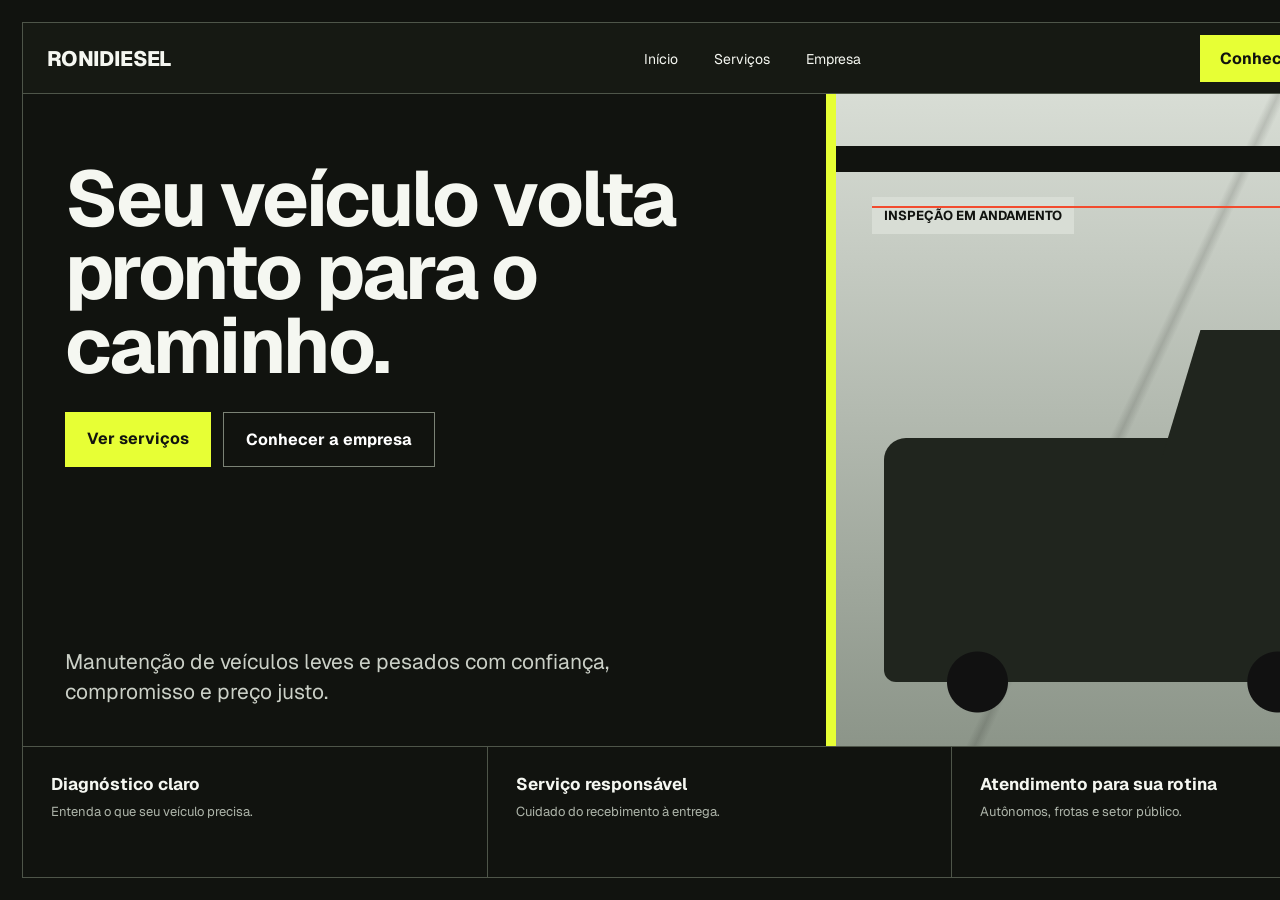
<file: .impeccable/mocks/decision/assigned-service-bay.html>
<!doctype html>
<html lang="pt-BR">
<head>
  <meta charset="utf-8">
  <meta name="viewport" content="width=1440, initial-scale=1">
  <link rel="preconnect" href="https://fonts.googleapis.com">
  <link href="https://fonts.googleapis.com/css2?family=Geist:wght@400;500;600;700;800&display=swap" rel="stylesheet">
  <style>
    *{box-sizing:border-box}body{margin:0;width:1440px;height:900px;overflow:hidden;background:#11130f;color:#f5f7f1;font-family:Geist,Arial,sans-serif}.shell{height:100%;padding:22px;display:grid;grid-template-rows:72px 1fr 132px;gap:0}.nav{display:grid;grid-template-columns:1.2fr 2fr 1fr;align-items:center;border:1px solid #4e5549;padding:12px 24px;background:#161913}.brand{font-size:21px;font-weight:800;letter-spacing:-.03em}.links{display:flex;justify-content:center;gap:36px;font-size:14px}.nav a{color:inherit;text-decoration:none}.nav .action{justify-self:end;background:#e7ff35;color:#11130f;padding:13px 20px;font-weight:700}.hero{display:grid;grid-template-columns:7fr 5fr;border-inline:1px solid #4e5549}.copy{position:relative;padding:68px 42px 40px;display:flex;flex-direction:column;justify-content:space-between;border-right:10px solid #e7ff35}.copy h1{max-width:760px;margin:0;font-size:78px;line-height:.94;letter-spacing:-.035em;font-weight:700}.copy p{max-width:560px;margin:0;font-size:21px;line-height:1.4;color:#cbd0c7}.actions{display:flex;gap:12px;margin-top:30px}.button{padding:16px 22px;text-decoration:none;font-weight:700}.primary{background:#e7ff35;color:#11130f}.secondary{border:1px solid #7b8275;color:#fff}.bay{position:relative;overflow:hidden;background:#d8ddd5;color:#11130f}.bay:before{content:"";position:absolute;inset:0;background:linear-gradient(115deg,transparent 49%,rgba(17,19,15,.14) 50%,transparent 51%),linear-gradient(#d8ddd5,#8c9589)}.rail{position:absolute;left:0;right:0;top:52px;height:26px;background:#11130f}.vehicle{position:absolute;left:48px;right:38px;bottom:64px;height:244px;background:#20251e;border-radius:22px 52px 12px 12px}.vehicle:before{content:"";position:absolute;right:0;top:-108px;width:44%;height:130px;background:#20251e;clip-path:polygon(0 100%,18% 0,78% 0,100% 100%)}.vehicle:after{content:"";position:absolute;left:55px;right:55px;bottom:-34px;height:68px;background:radial-gradient(circle at 10% 50%,#111 0 30px,transparent 31px),radial-gradient(circle at 88% 50%,#111 0 30px,transparent 31px)}.scan{position:absolute;inset:112px 36px auto;height:2px;background:#f24b2e}.caption{position:absolute;top:103px;left:36px;padding:10px 12px;background:#d8ddd5;font-size:13px;font-weight:700}.strip{display:grid;grid-template-columns:repeat(3,1fr);border:1px solid #4e5549}.strip div{padding:26px 28px;border-right:1px solid #4e5549}.strip div:last-child{border:0}.strip strong{display:block;font-size:17px}.strip span{display:block;margin-top:8px;color:#aeb5aa;font-size:13px}
  </style>
</head>
<body><div class="shell"><nav class="nav"><div class="brand">RONIDIESEL</div><div class="links"><a href="#">Início</a><a href="#">Serviços</a><a href="#">Empresa</a></div><a class="action" href="#">Conhecer serviços</a></nav><main class="hero"><section class="copy"><div><h1>Seu veículo volta pronto para o caminho.</h1><div class="actions"><a class="button primary" href="#">Ver serviços</a><a class="button secondary" href="#">Conhecer a empresa</a></div></div><p>Manutenção de veículos leves e pesados com confiança, compromisso e preço justo.</p></section><section class="bay"><div class="rail"></div><div class="caption">INSPEÇÃO EM ANDAMENTO</div><div class="scan"></div><div class="vehicle"></div></section></main><footer class="strip"><div><strong>Diagnóstico claro</strong><span>Entenda o que seu veículo precisa.</span></div><div><strong>Serviço responsável</strong><span>Cuidado do recebimento à entrega.</span></div><div><strong>Atendimento para sua rotina</strong><span>Autônomos, frotas e setor público.</span></div></footer></div></body>
</html>
</file>
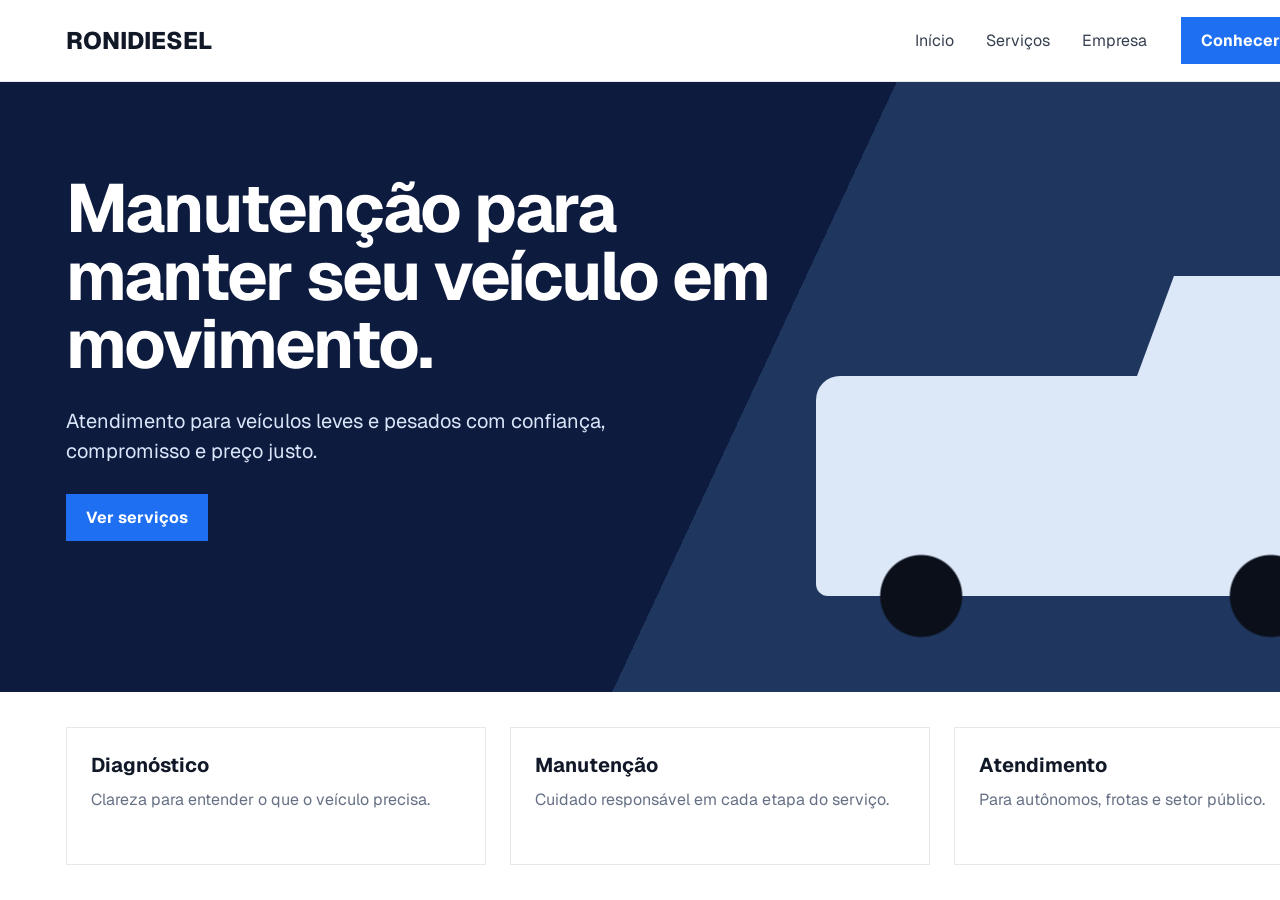
<file: .impeccable/mocks/decision/canon.html>
<!doctype html>
<html lang="pt-BR">
<head>
  <meta charset="utf-8">
  <meta name="viewport" content="width=1440, initial-scale=1">
  <link rel="preconnect" href="https://fonts.googleapis.com">
  <link href="https://fonts.googleapis.com/css2?family=Geist:wght@400;600;700;800&display=swap" rel="stylesheet">
  <style>
    *{box-sizing:border-box}body{margin:0;width:1440px;height:900px;overflow:hidden;background:#fff;color:#111827;font-family:Geist,Arial,sans-serif}.nav{height:82px;padding:12px 66px;display:flex;align-items:center;border-bottom:1px solid #e5e7eb}.brand{font-size:24px;font-weight:800}.links{margin-left:auto;display:flex;gap:32px}.links a{color:#374151;text-decoration:none}.cta{margin-left:34px;background:#1e6ff2;color:#fff;padding:13px 20px;text-decoration:none;font-weight:700}.hero{height:610px;position:relative;overflow:hidden;background:linear-gradient(115deg,#0d1b3e 0 52%,#1f365e 52%);color:#fff}.copy{position:absolute;left:66px;top:92px;z-index:2}.copy h1{max-width:760px;margin:0;font-size:68px;line-height:1;letter-spacing:-.03em}.copy p{max-width:590px;margin:28px 0;font-size:20px;line-height:1.5;color:#dbe6fa}.copy .cta{display:inline-block;margin:0}.truck{position:absolute;right:64px;bottom:96px;width:560px;height:220px;background:#dce7f8;border-radius:24px 70px 12px 12px}.truck:before{content:"";position:absolute;right:0;top:-100px;width:44%;height:120px;background:#dce7f8;clip-path:polygon(0 100%,18% 0,77% 0,100% 100%)}.truck:after{content:"";position:absolute;left:50px;right:50px;bottom:-45px;height:90px;background:radial-gradient(circle at 12% 50%,#0a0f19 0 40px,transparent 42px),radial-gradient(circle at 88% 50%,#0a0f19 0 40px,transparent 42px)}.features{height:208px;display:grid;grid-template-columns:repeat(3,1fr);padding:35px 66px;gap:24px}.feature{padding:24px;border:1px solid #e5e7eb}.feature h2{margin:0 0 10px;font-size:20px}.feature p{margin:0;color:#667085;line-height:1.5}
  </style>
</head>
<body><nav class="nav"><div class="brand">RONIDIESEL</div><div class="links"><a href="#">Início</a><a href="#">Serviços</a><a href="#">Empresa</a></div><a class="cta" href="#">Conhecer serviços</a></nav><main><section class="hero"><div class="copy"><h1>Manutenção para manter seu veículo em movimento.</h1><p>Atendimento para veículos leves e pesados com confiança, compromisso e preço justo.</p><a class="cta" href="#">Ver serviços</a></div><div class="truck"></div></section><section class="features"><article class="feature"><h2>Diagnóstico</h2><p>Clareza para entender o que o veículo precisa.</p></article><article class="feature"><h2>Manutenção</h2><p>Cuidado responsável em cada etapa do serviço.</p></article><article class="feature"><h2>Atendimento</h2><p>Para autônomos, frotas e setor público.</p></article></section></main></body>
</html>
</file>
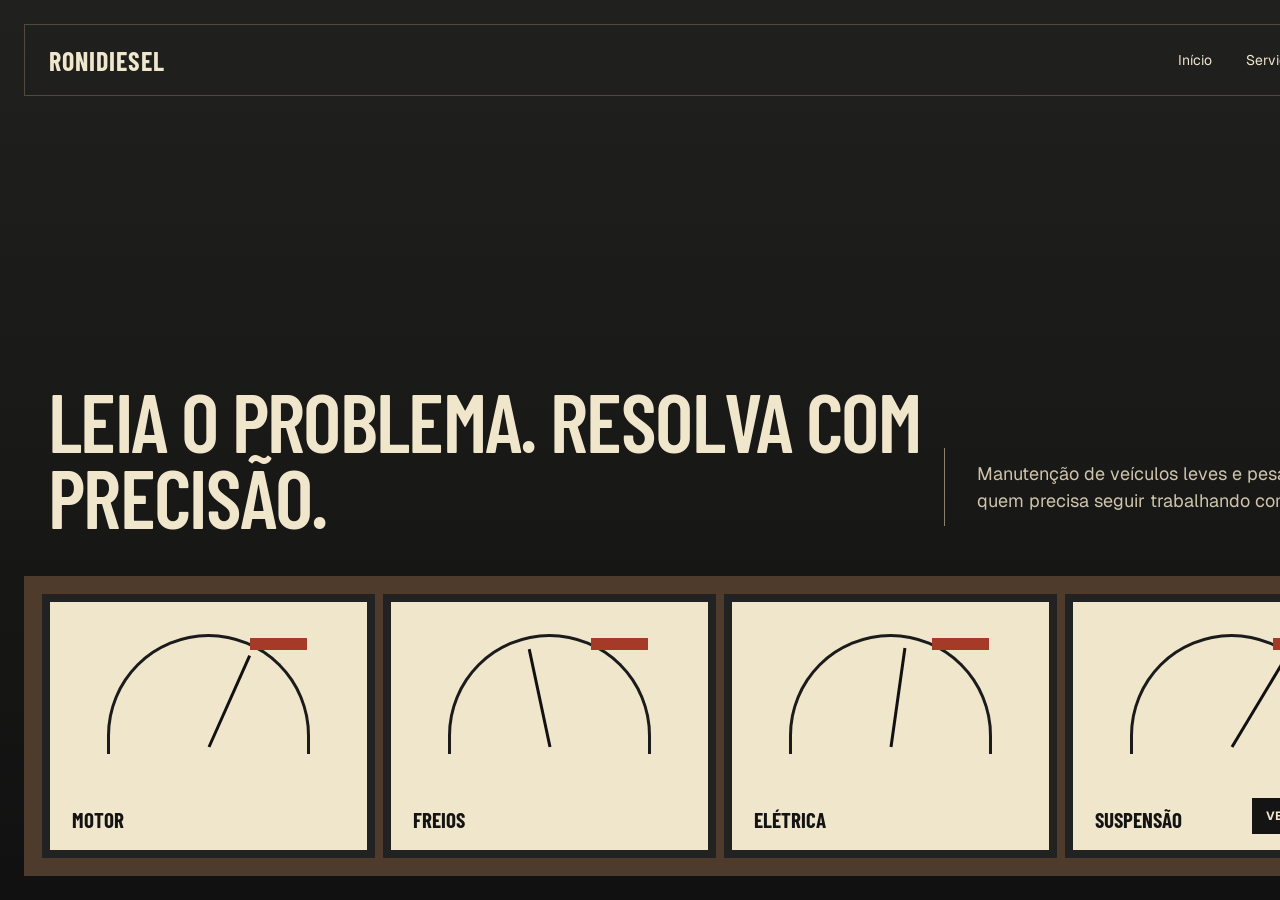
<file: .impeccable/mocks/decision/challenger-vu-diagnostics.html>
<!doctype html>
<html lang="pt-BR">
<head>
  <meta charset="utf-8">
  <meta name="viewport" content="width=1440, initial-scale=1">
  <link rel="preconnect" href="https://fonts.googleapis.com">
  <link href="https://fonts.googleapis.com/css2?family=Barlow+Condensed:wght@500;600;700&family=Geist:wght@400;600&display=swap" rel="stylesheet">
  <style>
    *{box-sizing:border-box}body{margin:0;width:1440px;height:900px;overflow:hidden;background:#141414;color:#f0e6cc;font-family:Geist,Arial,sans-serif}.desk{height:100%;padding:24px;display:grid;grid-template-rows:72px 1fr 300px;background:linear-gradient(#20201e,#111)}.nav{display:flex;align-items:center;border:1px solid #4f493e;padding:12px 24px}.brand{font:700 26px "Barlow Condensed",sans-serif;letter-spacing:.04em}.links{margin-left:auto;display:flex;gap:34px}.links a{color:inherit;text-decoration:none;font-size:14px}.hero{display:grid;grid-template-columns:8fr 4fr;align-items:end;padding:58px 24px 42px}.hero h1{max-width:880px;margin:0;font:600 82px/.92 "Barlow Condensed",sans-serif;text-transform:uppercase;letter-spacing:-.02em}.hero p{margin:0 0 8px;padding:12px 0 12px 32px;border-left:1px solid #8c816f;font-size:18px;line-height:1.5;color:#cfc4ab}.meter-bank{display:grid;grid-template-columns:repeat(4,1fr);gap:8px;background:#4f3b2b;padding:18px}.meter{position:relative;overflow:hidden;background:#f0e6cc;color:#141414;border:8px solid #222;padding:25px 22px 18px}.arc{position:absolute;left:18%;right:18%;top:32px;height:120px;border:3px solid #1b1b1b;border-bottom:0;border-radius:180px 180px 0 0}.red{position:absolute;right:19%;top:36px;width:18%;height:12px;background:#a53a28}.needle{position:absolute;left:50%;top:145px;width:3px;height:100px;background:#111;transform-origin:50% 100%;transform:translate(-50%,-100%) rotate(24deg)}.meter:nth-child(2) .needle{transform:translate(-50%,-100%) rotate(-12deg)}.meter:nth-child(3) .needle{transform:translate(-50%,-100%) rotate(8deg)}.meter:nth-child(4) .needle{transform:translate(-50%,-100%) rotate(31deg)}.meter h2{position:absolute;bottom:18px;left:22px;margin:0;font:700 21px "Barlow Condensed",sans-serif;text-transform:uppercase}.cta{position:absolute;right:22px;bottom:16px;background:#141414;color:#f0e6cc;text-decoration:none;padding:10px 14px;font-size:12px;font-weight:700}
  </style>
</head>
<body><main class="desk"><nav class="nav"><div class="brand">RONIDIESEL</div><div class="links"><a href="#">Início</a><a href="#">Serviços</a><a href="#">Empresa</a></div></nav><section class="hero"><h1>Leia o problema. Resolva com precisão.</h1><p>Manutenção de veículos leves e pesados para quem precisa seguir trabalhando com confiança.</p></section><section class="meter-bank"><article class="meter"><div class="arc"></div><div class="red"></div><div class="needle"></div><h2>Motor</h2></article><article class="meter"><div class="arc"></div><div class="red"></div><div class="needle"></div><h2>Freios</h2></article><article class="meter"><div class="arc"></div><div class="red"></div><div class="needle"></div><h2>Elétrica</h2></article><article class="meter"><div class="arc"></div><div class="red"></div><div class="needle"></div><h2>Suspensão</h2><a class="cta" href="#">VER SERVIÇOS</a></article></section></main></body>
</html>
</file>
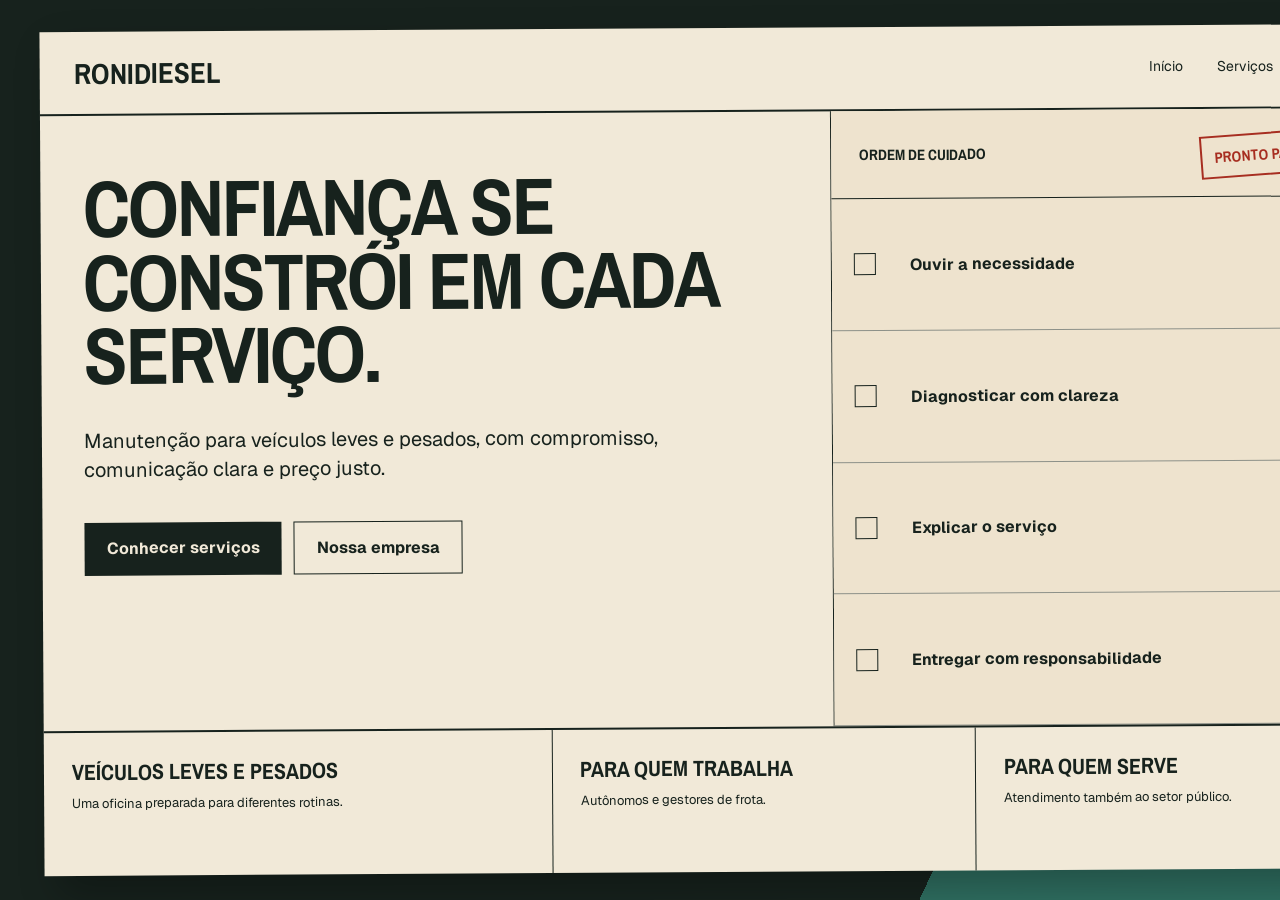
<file: .impeccable/mocks/decision/model-pick-work-order.html>
<!doctype html>
<html lang="pt-BR">
<head>
  <meta charset="utf-8">
  <meta name="viewport" content="width=1440, initial-scale=1">
  <link rel="preconnect" href="https://fonts.googleapis.com">
  <link href="https://fonts.googleapis.com/css2?family=Archivo+Narrow:wght@400;600;700&family=Geist:wght@400;600;700&display=swap" rel="stylesheet">
  <style>
    *{box-sizing:border-box}body{margin:0;width:1440px;height:900px;overflow:hidden;background:#17221d;color:#17221d;font-family:Geist,Arial,sans-serif}.desk{height:100%;padding:28px 42px;background:linear-gradient(115deg,#17221d 0 72%,#2f6f61 72%)}.sheet{height:100%;background:#f1e9d8;box-shadow:14px 18px 38px rgba(0,0,0,.28);display:grid;grid-template-rows:84px 1fr 145px;transform:rotate(-.35deg);transform-origin:center}.nav{display:grid;grid-template-columns:1fr auto auto auto;gap:34px;align-items:center;padding:12px 34px;border-bottom:2px solid #17221d}.brand{font:700 29px "Archivo Narrow",sans-serif}.nav a{color:inherit;text-decoration:none;font-size:14px}.hero{display:grid;grid-template-columns:7fr 5fr}.copy{padding:56px 42px;border-right:1px solid #17221d}.copy h1{margin:0;max-width:800px;font:700 80px/.92 "Archivo Narrow",sans-serif;text-transform:uppercase;letter-spacing:-.025em}.copy p{max-width:610px;margin:34px 0 0;font-size:20px;line-height:1.45}.actions{display:flex;gap:12px;margin-top:38px}.button{padding:15px 22px;text-decoration:none;font-weight:700}.primary{background:#17221d;color:#f1e9d8}.secondary{border:1px solid #17221d;color:#17221d}.form{display:grid;grid-template-rows:88px repeat(4,1fr);background:#eee3ce}.form-head{display:flex;align-items:center;justify-content:space-between;padding:12px 28px;border-bottom:1px solid #17221d;font:700 15px "Archivo Narrow",sans-serif}.stamp{border:2px solid #a72e21;color:#a72e21;padding:9px 12px;transform:rotate(-4deg)}.row{display:grid;grid-template-columns:42px 1fr 92px;align-items:center;border-bottom:1px solid #8d9189;padding:12px 22px;gap:14px}.box{width:22px;height:22px;border:1px solid #17221d}.row strong{font-size:16px}.row span{font:600 13px "Archivo Narrow",sans-serif;text-align:right}.proof{display:grid;grid-template-columns:1.2fr 1fr 1fr;border-top:2px solid #17221d}.proof div{padding:24px 28px;border-right:1px solid #17221d}.proof div:last-child{border:0}.proof strong{display:block;font:700 22px "Archivo Narrow",sans-serif;text-transform:uppercase}.proof span{display:block;margin-top:8px;font-size:13px;line-height:1.35}
  </style>
</head>
<body><main class="desk"><article class="sheet"><nav class="nav"><div class="brand">RONIDIESEL</div><a href="#">Início</a><a href="#">Serviços</a><a href="#">Empresa</a></nav><div class="hero"><section class="copy"><h1>Confiança se constrói em cada serviço.</h1><p>Manutenção para veículos leves e pesados, com compromisso, comunicação clara e preço justo.</p><div class="actions"><a class="button primary" href="#">Conhecer serviços</a><a class="button secondary" href="#">Nossa empresa</a></div></section><aside class="form"><div class="form-head"><span>ORDEM DE CUIDADO</span><span class="stamp">PRONTO PARA RODAR</span></div><div class="row"><i class="box"></i><strong>Ouvir a necessidade</strong><span>ENTRADA</span></div><div class="row"><i class="box"></i><strong>Diagnosticar com clareza</strong><span>ANÁLISE</span></div><div class="row"><i class="box"></i><strong>Explicar o serviço</strong><span>ACORDO</span></div><div class="row"><i class="box"></i><strong>Entregar com responsabilidade</strong><span>SAÍDA</span></div></aside></div><footer class="proof"><div><strong>Veículos leves e pesados</strong><span>Uma oficina preparada para diferentes rotinas.</span></div><div><strong>Para quem trabalha</strong><span>Autônomos e gestores de frota.</span></div><div><strong>Para quem serve</strong><span>Atendimento também ao setor público.</span></div></footer></article></main></body>
</html>
</file>
